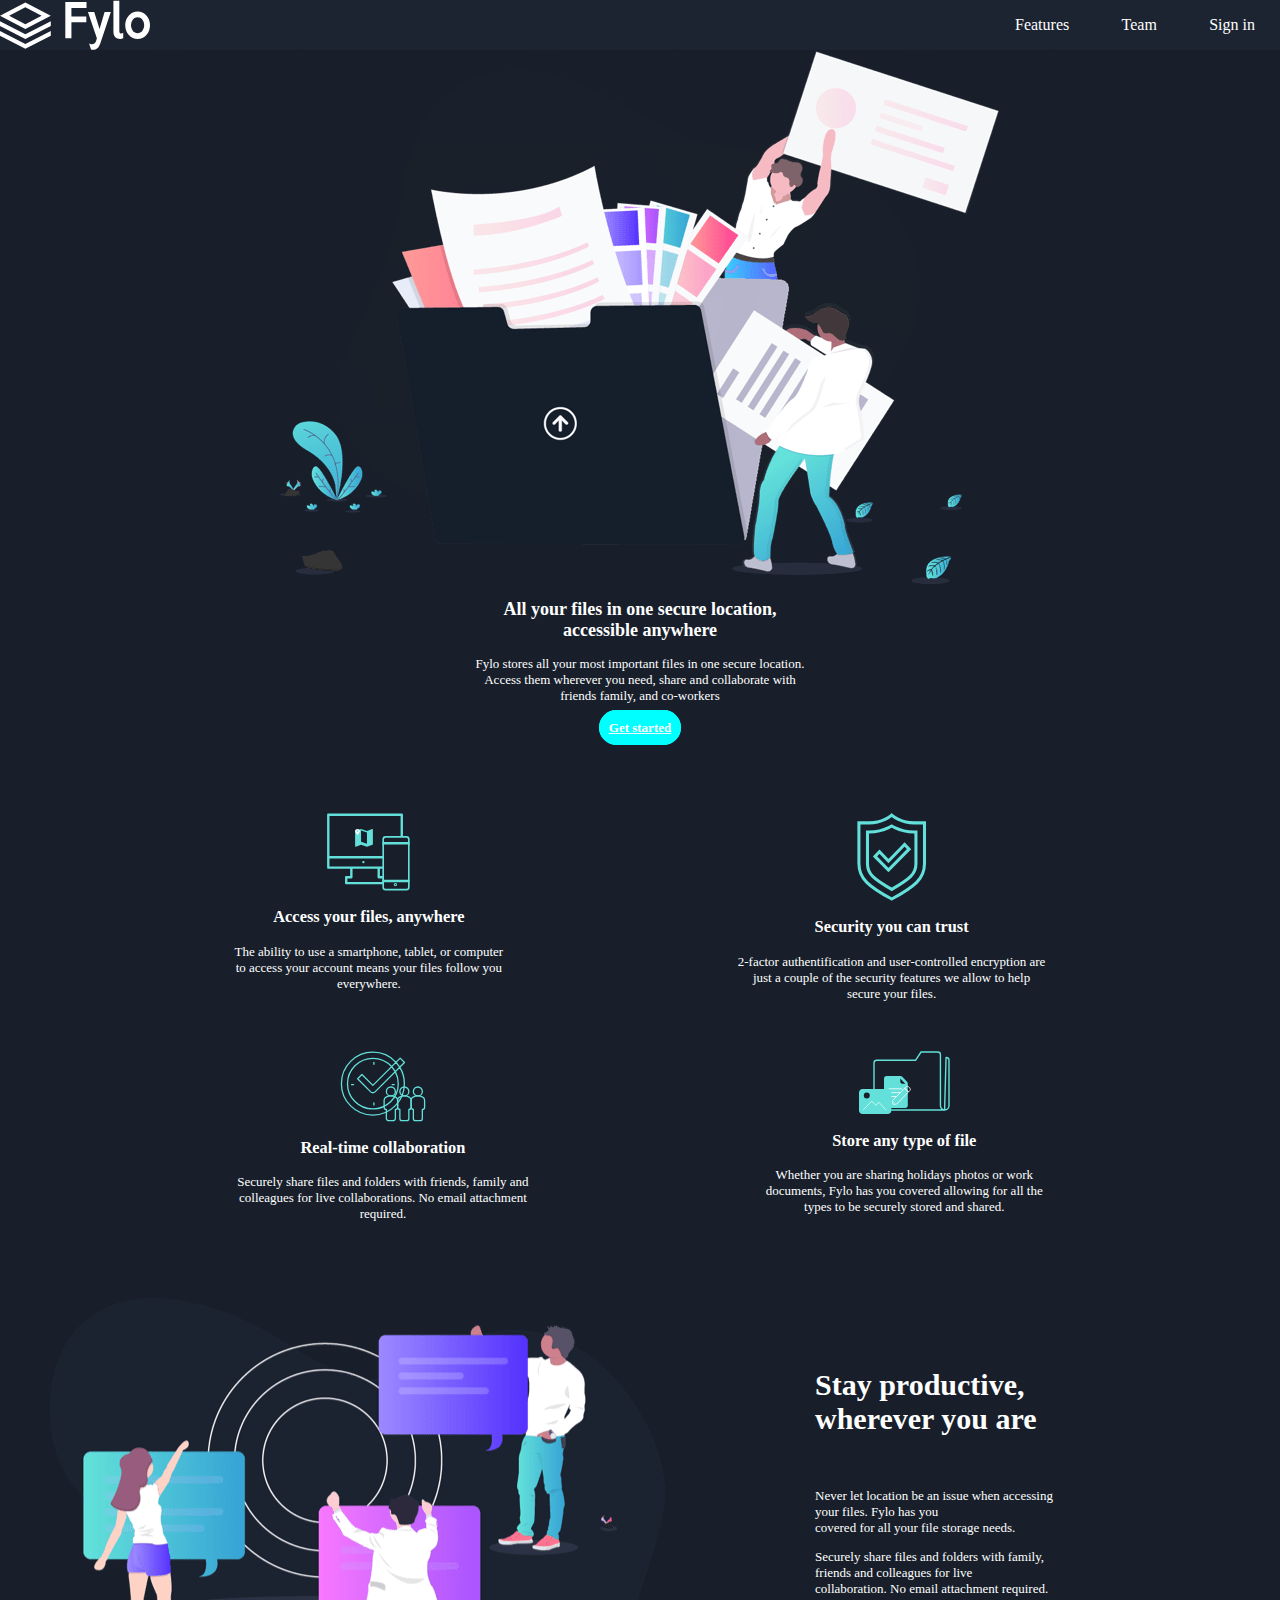
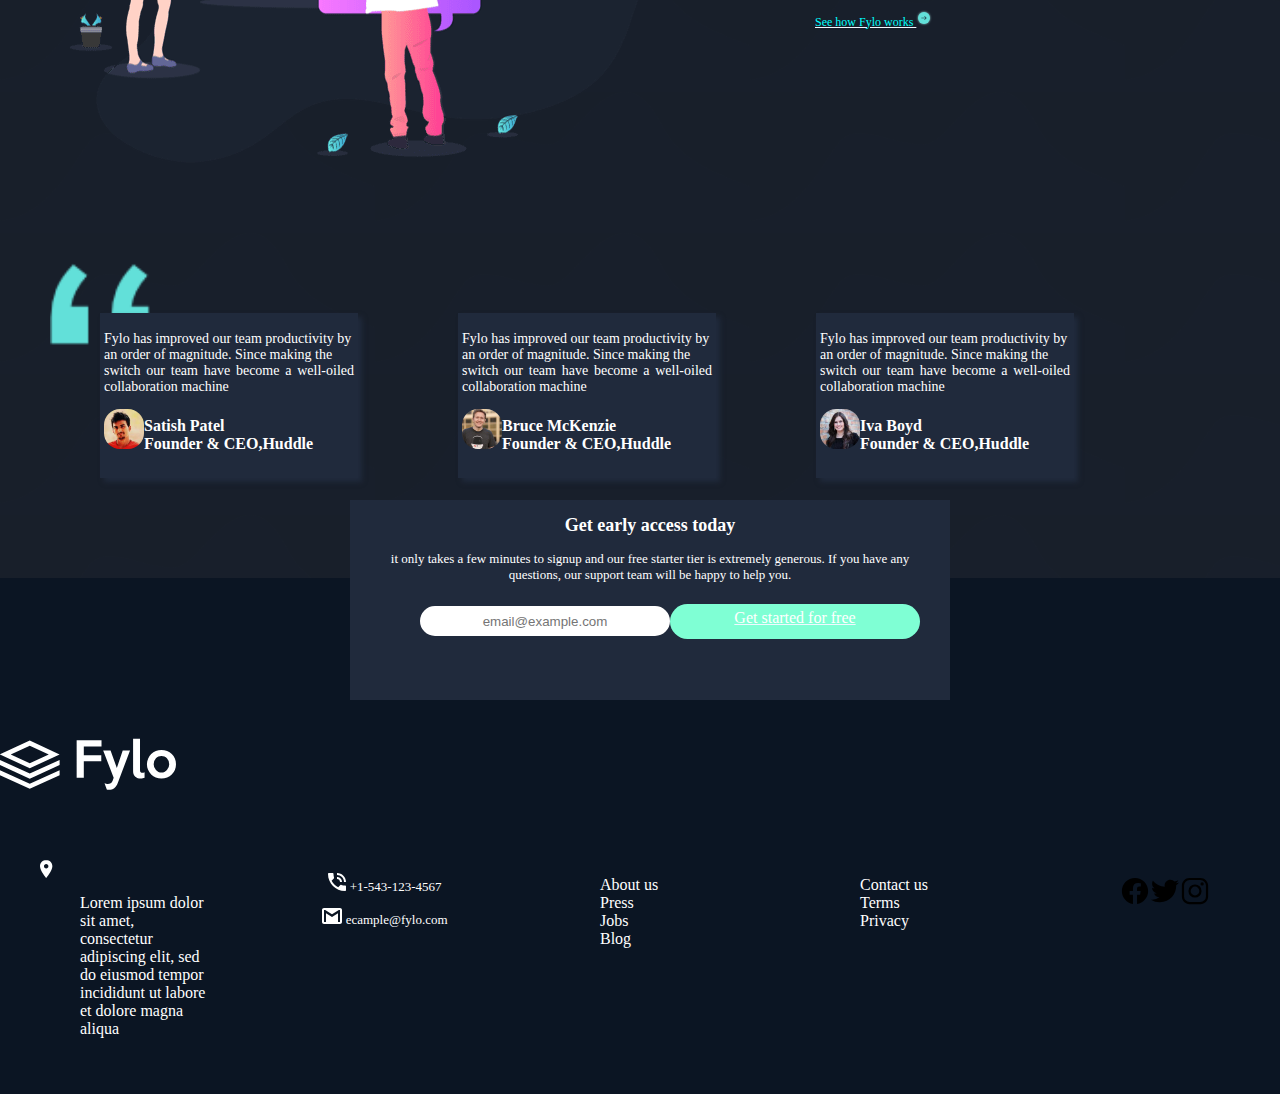
<file: index.html>
<html>
    <head>
        <title>Capstone</title>
        <link rel="stylesheet" href="index.css">
    </head>

    <body>
        <nav class="header"><img src="logo.svg" width="150px" alt="logo on screen">
            <ul class="ul">
                <li class="li">Features</li>
                <li class="li">Team</li>
                <li class="li">Sign in</li>
            </ul>

        </nav>
    
    <div class="srt"><img src="illustration-intro.png" alt="illustration on screen"></div>

    <h2>All your files in one secure location,
        <br>
        accessible anywhere
    </h2>
    

    <p>Fylo stores all your most important files in one secure location.
        <br>
        Access them wherever you need, share and collaborate with
        <br>
        friends family, and co-workers
        <br><br>
        <a class="fylo" href="newproject.html"> <b> Get started</b></a>
        <br><br><br><br><br>

        <div class="div1">
            <div class="div2">
                <img src="icon-access-anywhere.svg" alt="icon on display">
                <h3>Access your files, anywhere</h3>
                <p>The ability to use a smartphone, tablet, or computer 
                    <br>
                    to access your account means your files follow you
                    <br>
                    everywhere.</p>
            </div>
            <div class="div3">
                <img src="icon-security.svg" alt="icon on display">
                <h3>Security you can trust</h3>
                <p>2-factor authentification and user-controlled encryption are 
                    <br>
                    just a couple of the security features we allow to help
                    <br>
                    secure your files.
                 </p>
            </div>

        </div>
        <br><br>

        <div class="div4">
            <div class="div5">
                <img src="icon-collaboration.svg" alt="icon on screen">
                <h3>Real-time collaboration</h3>
                <p>Securely share files and folders with friends, family and
                    <br>
                    colleagues for live collaborations. No email attachment 
                    <br>
                    required.
                </p>

            </div>
            <div class="div6">
                <img src="icon-any-file.svg" alt="icon on screen">
                <h3>Store any type of file</h3>
                <p>Whether you are sharing holidays photos or work 
                    <br>
                    documents, Fylo has you covered allowing for all the 
                    <br>
                    types to be securely stored and shared.
                </p>

            </div>

        </div>
    </p>

    <div class="div7"><img src="illustration-stay-productive.png" alt="pic on display"></div>
    <div class="trial">
    
        <div class="try">
            <h1 class="h">Stay productive,
            <br> wherever you are
        </h1><br>
        <p class="par">Never let location be an issue when accessing your files. Fylo has you
                <br>
                covered for all your file storage needs.
            </p>
        <p class="par">
            Securely share files and folders with family, friends and colleagues for live
                <br>
            collaboration. No email attachment required.
        </p>
        <p class="par">
            <a class="font" href="mypractice.html"> See how Fylo works <img src="icon-arrow.svg" alt="arrow"> </a>
        </p>
        </div>
    </div>

    <div class="main">
        
        <div class="monials">
            
            <p class="py">Fylo has improved our team productivity by <br>
              an order of magnitude. Since making the <br>switch our team have become a well-oiled collaboration machine</p>
              <img class="pro" src="profile-1.jpg" alt=" profile on screen">
              <h4>Satish Patel <br> Founder & CEO,Huddle</h4>
        </div>
        <div class="testi">
            <p class="py">Fylo has improved our team productivity by <br>
                an order of magnitude. Since making the <br>switch our team have become a well-oiled collaboration machine</p>
                <img class="pro" src="profile-2.jpg" alt=" profile on screen">
                <h4>Bruce McKenzie <br> Founder & CEO,Huddle</h4>  
        </div>
        <div class="work">
            <p class="py">Fylo has improved our team productivity by <br>
                an order of magnitude. Since making the <br>switch our team have become a well-oiled collaboration machine</p>
                <img class="pro" src="profile-3.jpg" alt=" profile on screen">
                <h4>Iva Boyd <br> Founder & CEO,Huddle</h4>
        </div>
        <div class="spacey"></div>

    </div>

<div class="index">

    <h2>Get early access today</h2>
    <p class="hurdrle">
        it only takes a few minutes to signup and our free starter tier is extremely generous. If you have any 
        <br>
        questions, our support team will be happy to help you.
    </p>
    <div class="fill">
        <input class="brac" type="email" placeholder="email@example.com">
        <div class="free"><a href="www.facebook.com">Get started for free</a></div>

</div>

</div>
<div class="footer">
    <div class="space"></div>
    <div class="space"></div>
    <div class="fyllo"><img src="logo.svg" alt="logo on screen"></div>

  <footer class="foot">

    <div class="solu">
        <div class="probz"><img src="icon-location.svg" alt="icon on screen"> 
        <ul class="in">
            <li>Lorem ipsum dolor sit amet, consectetur <br> adipiscing elit, sed do eiusmod tempor <br> incididunt ut labore et 
                dolore magna aliqua</li>
        </ul></div>
        <div class="probz"><p><img src="icon-phone.svg" alt="screen"> +1-543-123-4567</p>
        <p><img src="icon-email.svg" alt="on screen"> ecample@fylo.com</p>
        </div>
        <div class="probz">
            <ul class="inner">
                <li>About us</li>
                <li>Press</li>
                <li>Jobs</li>
                <li>Blog</li>
            </ul>
        </div>
        <div class="probz">
            <ul class="inner">
                <li>Contact us</li>
                <li>Terms</li>
                <li>Privacy</li>
            </ul>
        </div>
        <div class="probz">
            <ul class="inn">
                <li><img src="logo-facebook.svg" width="30px" alt=" on screen"></li>
                <li><img src="logo-twitter.svg" width="30px" alt="on screen"></li>
                <li><img src="logo-instagram.svg" width="30px" alt="on screen"></li>
            </ul>
        </div>
    
    </div>        
    </footer>
</div>
    
    </body>
</html>
</file>
<file: index.css>
body{
    margin: 0;
    background-color: rgb(24, 31, 42);
    background-image: url(bg-curvy-mobile.svg);
    background-repeat: no repeat;
    background-position-y: 10.8;
}

.header{
    display: flex;
    justify-content: space-between;
    background-color: rgb(28, 36, 49);
    cursor: pointer;
}

.li{
    list-style-type: none;
    color: white;
}
.ul{
  display: flex;
  width: 15rem;
  justify-content: space-between;
  padding-left: 0;
  padding-right: 25;
}

.srt{
    text-align: center;
}

h2{
    color: white;
    text-align: center;
    font-size: large;
    justify-content: space-evenly;
}

p{
    text-align: center;
    color: white;
    font-size: small;
}

.fylo{
    background-color: aqua;
    border: 10px solid aqua;
    border-radius: 100px;
    color: white;
    text-align: center;
}

.get{
    text-align: center;
}

.div2{
    color: white;
    text-align: center;
}

.div3{
    color: white;
    text-align: center;
}

.div1{
    display: flex;
    justify-content: center;
    justify-content: space-evenly;
    font-size: 14px;
}

.div5{
    color: white;
    text-align: center;
}

.div6{
    color: white;
    text-align: center;
}

.div4{
    display: flex;
    justify-content: center;
    justify-content: space-evenly;
    font-size: 14px;
}

.h{
    color: white;
    text-align: left;
    font-size: 30px;
}

.par{
    color: white;
    text-align: left;
    font-size: small;
}

.div7{
    float: left;
    margin: 50px;
}

.trial{
    float: left;
    border: rgb(24, 31, 42);
    margin: 100px;
    width: 250px;
    height: 300px;
}

.font{
    font-size: 12px;
    color: aqua;
}

.monials{
    border: 50px rgb(24, 31, 42);
    padding: 4px;
    width: 250px;
    margin: 50;
    height: fit-content;
    background-color: rgb(32, 42, 60);
    box-shadow: 4px 4px 5px rgb(32, 42, 60);
}

.testi{
    border: 50px rgb(24, 31, 42);
    padding: 4px;
    width: 250px;
    margin: 50;
    height: fit-content;
    background-color:  rgb(32, 42, 60);
    box-shadow: 4px 4px 5px  rgb(32, 42, 60);     
}

.work{
    border: 50px rgb(24, 31, 42);
    padding: 4px;
    width: 250px;
    margin: 50;
    height: fit-content;
    background-color:  rgb(32, 42, 60);
    box-shadow: 4px 4px 5px  rgb(32, 42, 60);
}

.pro{
    border-radius: 1rem;
    width: 40px;
    float: left;
}

.py{
    text-align: justify;
    font-size: 14px;
}
h4{
    color: white;
}

.main{
display: inline-flex;
margin: 50px;
background-image: url(bg-quotes.png);
background-repeat: no-repeat;
background-size: 100px;
}

.loc{
    text-align: justify;
    border: 50px rgb(24, 31, 42);
    padding: 4px;
    width: 250px;
    height: fit-content;
}


.foot{
    list-style: none;
    color: white;
    display: inline-flex;
    justify-content: center
}

.final{
    text-align: center
}

.brac{
    border: 5px solid white;
    width: 250px;
    height: 30px;
    border-radius: 50px;
    text-align: center;
}

.free{
    border-radius: 5px solid aqua;
    width: 250px;
    height: 30px;
    padding-top: 5px;
    border-radius: 50px;
    text-align: center;
    background-color: aquamarine;
    color: white;
}

a{
    color: white;
    text-decoration-color: aliceblue;
}

.fill{
    display: inline-flex;
    align-items: center;
    margin-left: 70px;
    padding-top: 8px;
    justify-content: space-between;
}

.index{
    border: none;
    width: 600px;
    height: 200px;
    margin-left: 350px;
    background-color: rgb(32, 42, 60); position: absolute; top: 2100px;
}

.space{
    border: 10px ;
    width: 170px;
    padding: 40px 40px;
}

.probz{
    border: 10px ;
    width: 170px;
    padding: 40px 40px;
    display: inline-block;
    margin-top: 30px;
    margin-right: 10px;
}

.inner{
    list-style: none;
}

.in{
    list-style: none;
    text-justify: auto;
}

.inn{
    list-style: none;
    display: inline-flex;
}

.solu{
    display: inline-flex;
}

.footer{
    background-color: rgb(11, 21, 35)
}
</file>
